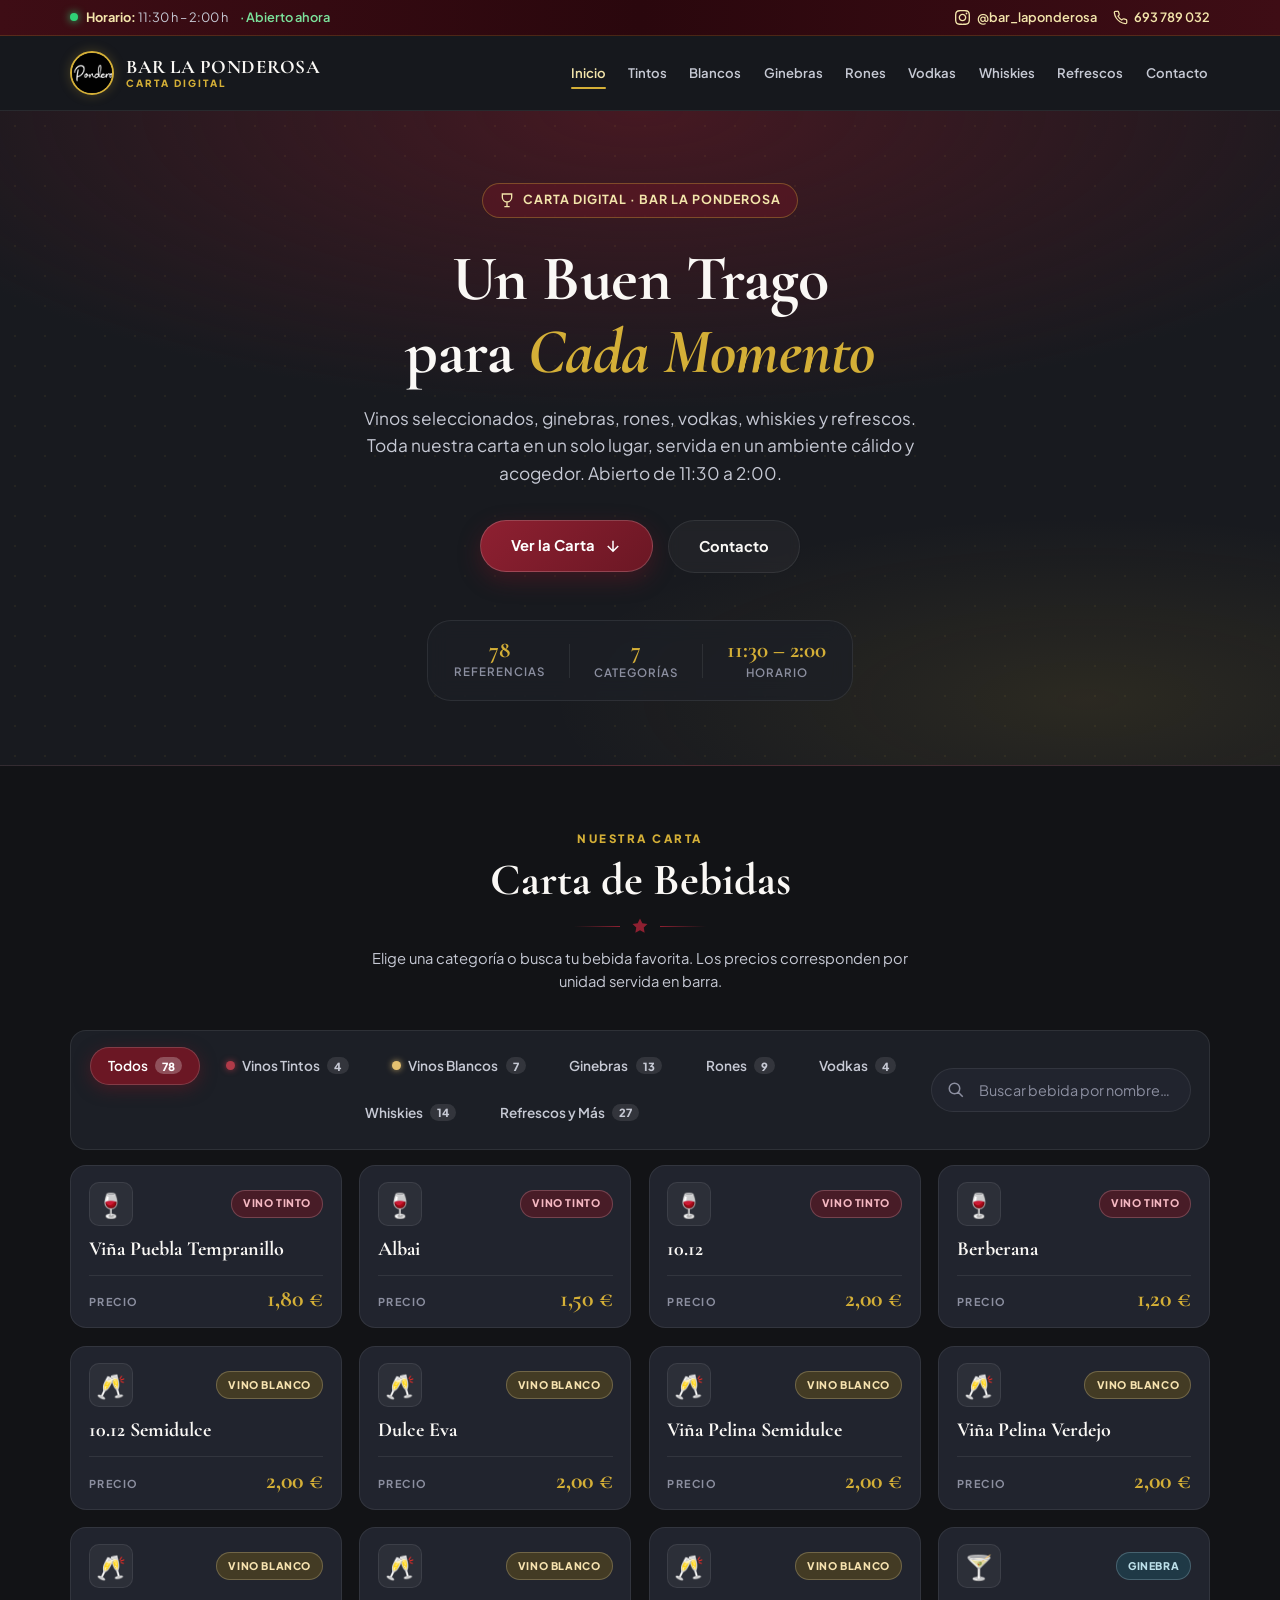
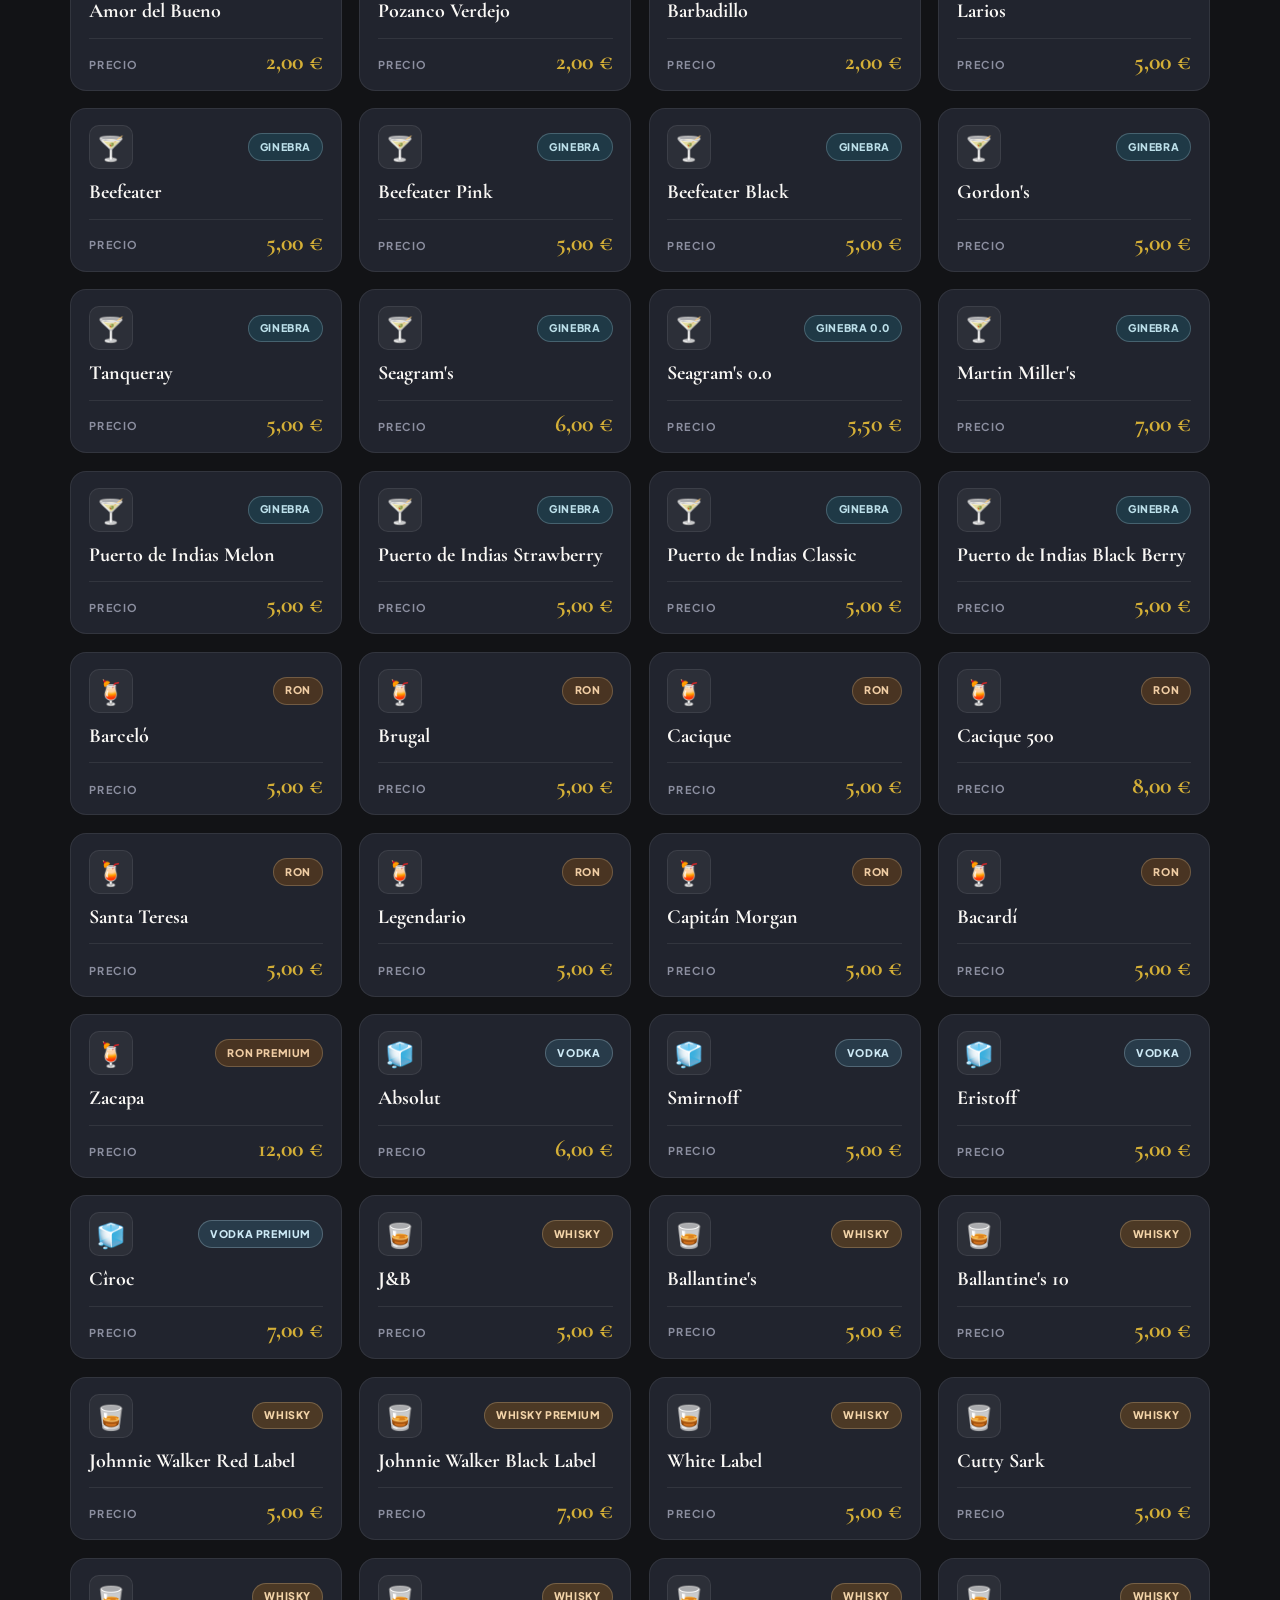
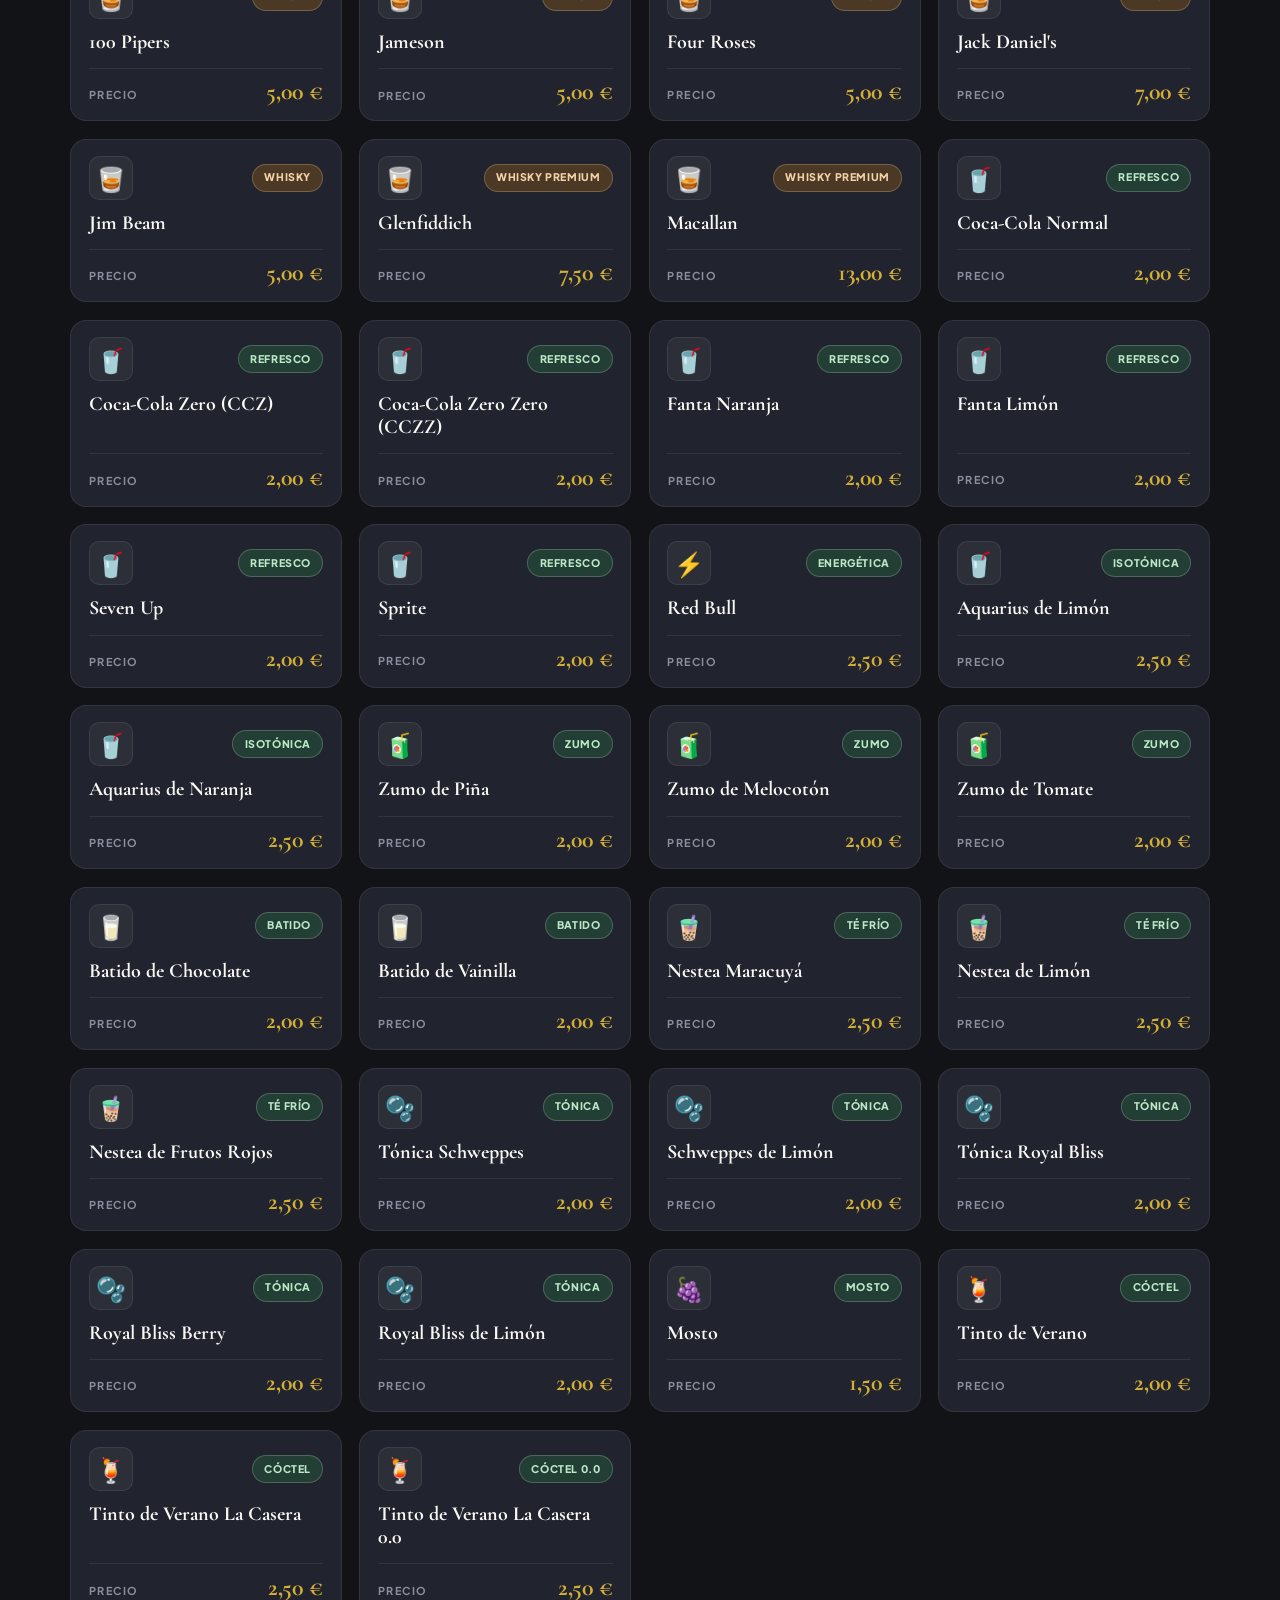
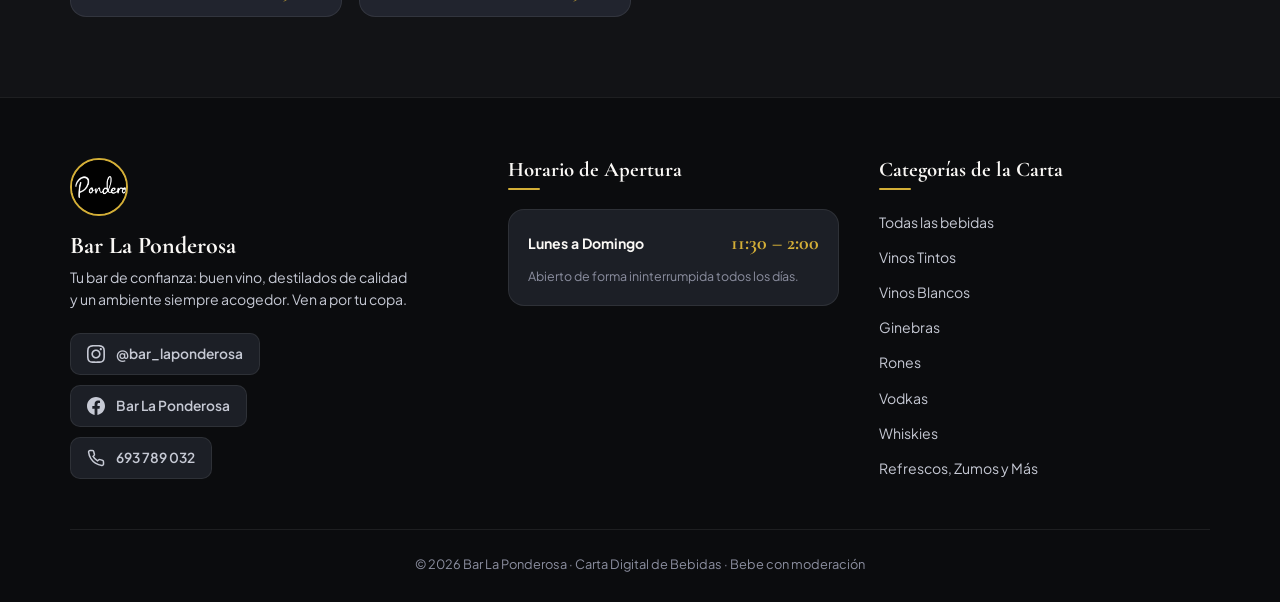
<file: Completo/index.html>
<!DOCTYPE html>
<html lang="es">
<head>
    <meta charset="UTF-8">
    <meta name="viewport" content="width=device-width, initial-scale=1.0">
    <title>Bar La Ponderosa | Carta Digital de Bebidas</title>
    <meta name="description" content="Carta digital completa del Bar La Ponderosa: vinos tintos y blancos, ginebras, rones, vodkas, whiskies, refrescos y zumos. Abierto de 11:30 a 2:00.">
    <meta name="theme-color" content="#2D0B12">

    <!-- Google Fonts -->
    <link rel="preconnect" href="https://fonts.googleapis.com">
    <link rel="preconnect" href="https://fonts.gstatic.com" crossorigin>
    <link href="https://fonts.googleapis.com/css2?family=Cormorant+Garamond:ital,wght@0,500;0,600;0,700;1,500&family=Plus+Jakarta+Sans:wght@300;400;500;600;700;800&display=swap" rel="stylesheet">

    <link rel="stylesheet" href="styles.css">
</head>
<body>

    <!-- ================= BARRA SUPERIOR: HORARIO Y CONTACTO ================= -->
    <div class="topbar">
        <div class="container topbar-inner">
            <p class="topbar-schedule">
                <span class="pulse-dot" aria-hidden="true"></span>
                <span><strong>Horario:</strong> 11:30 h – 2:00 h</span>
            </p>
            <div class="topbar-links">
                <a href="https://instagram.com/bar_laponderosa" target="_blank" rel="noopener" aria-label="Instagram de Bar La Ponderosa">
                    <svg width="15" height="15" fill="currentColor" viewBox="0 0 24 24" aria-hidden="true"><path d="M12 2.163c3.204 0 3.584.012 4.85.07 3.252.148 4.771 1.691 4.919 4.919.058 1.265.069 1.645.069 4.849 0 3.205-.012 3.584-.069 4.849-.149 3.225-1.664 4.771-4.919 4.919-1.266.058-1.644.07-4.85.07-3.204 0-3.584-.012-4.849-.07-3.26-.149-4.771-1.699-4.919-4.92-.058-1.265-.07-1.644-.07-4.849 0-3.204.013-3.583.07-4.849.149-3.227 1.664-4.771 4.919-4.919 1.266-.057 1.645-.069 4.849-.069zm0-2.163c-3.259 0-3.667.014-4.947.072-4.358.2-6.78 2.618-6.98 6.98-.059 1.281-.073 1.689-.073 4.948 0 3.259.014 3.668.072 4.948.2 4.358 2.618 6.78 6.98 6.98 1.281.058 1.689.072 4.948.072 3.259 0 3.668-.014 4.948-.072 4.354-.2 6.782-2.618 6.979-6.98.059-1.28.073-1.689.073-4.948 0-3.259-.014-3.667-.072-4.947-.196-4.354-2.617-6.78-6.979-6.98-1.281-.059-1.69-.073-4.949-.073zm0 5.838c-3.403 0-6.162 2.759-6.162 6.162s2.759 6.163 6.162 6.163 6.162-2.759 6.162-6.163c0-3.403-2.759-6.162-6.162-6.162zm0 10.162c-2.209 0-4-1.79-4-4 0-2.209 1.791-4 4-4s4 1.791 4 4c0 2.21-1.791 4-4 4zm6.406-11.845c-.796 0-1.441.645-1.441 1.44s.645 1.44 1.441 1.44c.795 0 1.439-.645 1.439-1.44s-.644-1.44-1.439-1.44z"/></svg>
                    <span>@bar_laponderosa</span>
                </a>
                <a href="tel:+34693789032" aria-label="Llamar al 693 789 032">
                    <svg width="15" height="15" fill="none" stroke="currentColor" stroke-width="2" viewBox="0 0 24 24" aria-hidden="true"><path d="M22 16.92v3a2 2 0 0 1-2.18 2 19.79 19.79 0 0 1-8.63-3.07 19.5 19.5 0 0 1-6-6 19.79 19.79 0 0 1-3.07-8.67A2 2 0 0 1 4.11 2h3a2 2 0 0 1 2 1.72 12.84 12.84 0 0 0 .7 2.81 2 2 0 0 1-.45 2.11L8.09 9.91a16 16 0 0 0 6 6l1.27-1.27a2 2 0 0 1 2.11-.45 12.84 12.84 0 0 0 2.81.7A2 2 0 0 1 22 16.92z"/></svg>
                    <span>693 789 032</span>
                </a>
            </div>
        </div>
    </div>

    <!-- ================= NAVBAR ================= -->
    <header class="navbar" id="navbar">
        <div class="container nav-container">
            <a href="#inicio" class="brand" aria-label="Bar La Ponderosa - Inicio">
                <img src="./logo_ponderosa.jpeg" alt="Logo Bar La Ponderosa" class="brand-logo">
                <span class="brand-text">
                    <span class="brand-name">BAR LA PONDEROSA</span>
                    <span class="brand-tag">CARTA DIGITAL</span>
                </span>
            </a>

            <nav class="nav-links" id="navLinks" aria-label="Navegación principal">
                <a href="#inicio" class="nav-link active" data-nav-filter="">Inicio</a>
                <a href="#carta" class="nav-link" data-nav-filter="tinto">Tintos</a>
                <a href="#carta" class="nav-link" data-nav-filter="blanco">Blancos</a>
                <a href="#carta" class="nav-link" data-nav-filter="ginebra">Ginebras</a>
                <a href="#carta" class="nav-link" data-nav-filter="ron">Rones</a>
                <a href="#carta" class="nav-link" data-nav-filter="vodka">Vodkas</a>
                <a href="#carta" class="nav-link" data-nav-filter="whisky">Whiskies</a>
                <a href="#carta" class="nav-link" data-nav-filter="refresco">Refrescos</a>
                <a href="#contacto" class="nav-link" data-nav-filter="">Contacto</a>
            </nav>

            <button class="menu-toggle" id="menuToggle" aria-label="Abrir menú" aria-expanded="false">
                <span class="menu-bar"></span>
                <span class="menu-bar"></span>
                <span class="menu-bar"></span>
            </button>
        </div>
    </header>

    <!-- ================= HERO / PORTADA ================= -->
    <section class="hero" id="inicio">
        <div class="hero-pattern" aria-hidden="true"></div>
        <div class="container hero-content">
            <span class="hero-badge">
                <svg width="16" height="16" fill="none" stroke="currentColor" stroke-width="2" viewBox="0 0 24 24" aria-hidden="true"><path d="M8 22h8M12 15v7M12 15a7 7 0 0 0 7-7V3H5v5a7 7 0 0 0 7 7z"/></svg>
                Carta Digital · Bar La Ponderosa
            </span>
            <h1 class="hero-title">Un Buen Trago para <em>Cada Momento</em></h1>
            <p class="hero-subtitle">
                Vinos seleccionados, ginebras, rones, vodkas, whiskies y refrescos.
                Toda nuestra carta en un solo lugar, servida en un ambiente cálido y acogedor.
                Abierto de 11:30 a 2:00.
            </p>
            <div class="hero-actions">
                <a href="#carta" class="btn btn-primary">
                    <span>Ver la Carta</span>
                    <svg width="18" height="18" fill="none" stroke="currentColor" stroke-width="2" viewBox="0 0 24 24" aria-hidden="true"><path d="M12 5v14M19 12l-7 7-7-7"/></svg>
                </a>
                <a href="#contacto" class="btn btn-ghost">Contacto</a>
            </div>

            <div class="hero-stats">
                <div class="stat">
                    <span class="stat-value">78</span>
                    <span class="stat-label">Referencias</span>
                </div>
                <div class="stat-divider" aria-hidden="true"></div>
                <div class="stat">
                    <span class="stat-value">7</span>
                    <span class="stat-label">Categorías</span>
                </div>
                <div class="stat-divider" aria-hidden="true"></div>
                <div class="stat">
                    <span class="stat-value">11:30 – 2:00</span>
                    <span class="stat-label">Horario</span>
                </div>
            </div>
        </div>
    </section>

    <!-- ================= CARTA DIGITAL INTERACTIVA ================= -->
    <main class="menu-section" id="carta">
        <div class="container">
            <header class="section-head">
                <span class="section-kicker">NUESTRA CARTA</span>
                <h2 class="section-title">Carta de Bebidas</h2>
                <div class="title-orn" aria-hidden="true">
                    <span></span>
                    <svg width="18" height="18" fill="currentColor" viewBox="0 0 24 24"><path d="M12 2L15.09 8.26L22 9.27L17 14.14L18.18 21.02L12 17.77L5.82 21.02L7 14.14L2 9.27L8.91 8.26L12 2Z"/></svg>
                    <span></span>
                </div>
                <p class="section-desc">Elige una categoría o busca tu bebida favorita. Los precios corresponden por unidad servida en barra.</p>
            </header>

            <!-- FILTROS (PESTAÑAS) + BUSCADOR -->
            <div class="controls" id="controls">
                <div class="filter-tabs" role="tablist" aria-label="Categorías de bebidas">
                    <button class="filter-btn active" data-filter="todos" aria-selected="true">
                        <span>Todos</span>
                        <span class="tab-count" data-count="todos">78</span>
                    </button>
                    <button class="filter-btn" data-filter="tinto" aria-selected="false">
                        <span class="dot dot-tinto" aria-hidden="true"></span>
                        <span>Vinos Tintos</span>
                        <span class="tab-count" data-count="tinto"></span>
                    </button>
                    <button class="filter-btn" data-filter="blanco" aria-selected="false">
                        <span class="dot dot-blanco" aria-hidden="true"></span>
                        <span>Vinos Blancos</span>
                        <span class="tab-count" data-count="blanco"></span>
                    </button>
                    <button class="filter-btn" data-filter="ginebra" aria-selected="false">
                        <span>Ginebras</span>
                        <span class="tab-count" data-count="ginebra"></span>
                    </button>
                    <button class="filter-btn" data-filter="ron" aria-selected="false">
                        <span>Rones</span>
                        <span class="tab-count" data-count="ron"></span>
                    </button>
                    <button class="filter-btn" data-filter="vodka" aria-selected="false">
                        <span>Vodkas</span>
                        <span class="tab-count" data-count="vodka"></span>
                    </button>
                    <button class="filter-btn" data-filter="whisky" aria-selected="false">
                        <span>Whiskies</span>
                        <span class="tab-count" data-count="whisky"></span>
                    </button>
                    <button class="filter-btn" data-filter="refresco" aria-selected="false">
                        <span>Refrescos y Más</span>
                        <span class="tab-count" data-count="refresco"></span>
                    </button>
                </div>

                <label class="search-box" for="drinkSearch">
                    <svg class="search-icon" width="18" height="18" fill="none" stroke="currentColor" stroke-width="2" viewBox="0 0 24 24" aria-hidden="true"><path d="M21 21l-6-6m2-5a7 7 0 11-14 0 7 7 0 0114 0z"/></svg>
                    <input type="search" id="drinkSearch" placeholder="Buscar bebida por nombre…" autocomplete="off">
                </label>
            </div>

            <p class="results-info" id="resultsInfo" aria-live="polite"></p>

            <!-- GRID DE BEBIDAS -->
            <div class="drinks-grid" id="drinksGrid">

                <!-- ============ VINOS TINTOS ============ -->
                <article class="drink-card" data-category="tinto">
                    <div class="card-head">
                        <span class="cat-icon" aria-hidden="true">🍷</span>
                        <span class="cat-tag tag-tinto">Vino Tinto</span>
                    </div>
                    <h3 class="drink-name">Viña Puebla Tempranillo</h3>
                    <div class="card-foot">
                        <span class="price-label">Precio</span>
                        <span class="drink-price">1,80 €</span>
                    </div>
                </article>

                <article class="drink-card" data-category="tinto">
                    <div class="card-head">
                        <span class="cat-icon" aria-hidden="true">🍷</span>
                        <span class="cat-tag tag-tinto">Vino Tinto</span>
                    </div>
                    <h3 class="drink-name">Albai</h3>
                    <div class="card-foot">
                        <span class="price-label">Precio</span>
                        <span class="drink-price">1,50 €</span>
                    </div>
                </article>

                <article class="drink-card" data-category="tinto">
                    <div class="card-head">
                        <span class="cat-icon" aria-hidden="true">🍷</span>
                        <span class="cat-tag tag-tinto">Vino Tinto</span>
                    </div>
                    <h3 class="drink-name">10.12</h3>
                    <div class="card-foot">
                        <span class="price-label">Precio</span>
                        <span class="drink-price">2,00 €</span>
                    </div>
                </article>

                <article class="drink-card" data-category="tinto">
                    <div class="card-head">
                        <span class="cat-icon" aria-hidden="true">🍷</span>
                        <span class="cat-tag tag-tinto">Vino Tinto</span>
                    </div>
                    <h3 class="drink-name">Berberana</h3>
                    <div class="card-foot">
                        <span class="price-label">Precio</span>
                        <span class="drink-price">1,20 €</span>
                    </div>
                </article>

                <!-- ============ VINOS BLANCOS ============ -->
                <article class="drink-card" data-category="blanco">
                    <div class="card-head">
                        <span class="cat-icon" aria-hidden="true">🥂</span>
                        <span class="cat-tag tag-blanco">Vino Blanco</span>
                    </div>
                    <h3 class="drink-name">10.12 Semidulce</h3>
                    <div class="card-foot">
                        <span class="price-label">Precio</span>
                        <span class="drink-price">2,00 €</span>
                    </div>
                </article>

                <article class="drink-card" data-category="blanco">
                    <div class="card-head">
                        <span class="cat-icon" aria-hidden="true">🥂</span>
                        <span class="cat-tag tag-blanco">Vino Blanco</span>
                    </div>
                    <h3 class="drink-name">Dulce Eva</h3>
                    <div class="card-foot">
                        <span class="price-label">Precio</span>
                        <span class="drink-price">2,00 €</span>
                    </div>
                </article>

                <article class="drink-card" data-category="blanco">
                    <div class="card-head">
                        <span class="cat-icon" aria-hidden="true">🥂</span>
                        <span class="cat-tag tag-blanco">Vino Blanco</span>
                    </div>
                    <h3 class="drink-name">Viña Pelina Semidulce</h3>
                    <div class="card-foot">
                        <span class="price-label">Precio</span>
                        <span class="drink-price">2,00 €</span>
                    </div>
                </article>

                <article class="drink-card" data-category="blanco">
                    <div class="card-head">
                        <span class="cat-icon" aria-hidden="true">🥂</span>
                        <span class="cat-tag tag-blanco">Vino Blanco</span>
                    </div>
                    <h3 class="drink-name">Viña Pelina Verdejo</h3>
                    <div class="card-foot">
                        <span class="price-label">Precio</span>
                        <span class="drink-price">2,00 €</span>
                    </div>
                </article>

                <article class="drink-card" data-category="blanco">
                    <div class="card-head">
                        <span class="cat-icon" aria-hidden="true">🥂</span>
                        <span class="cat-tag tag-blanco">Vino Blanco</span>
                    </div>
                    <h3 class="drink-name">Amor del Bueno</h3>
                    <div class="card-foot">
                        <span class="price-label">Precio</span>
                        <span class="drink-price">2,00 €</span>
                    </div>
                </article>

                <article class="drink-card" data-category="blanco">
                    <div class="card-head">
                        <span class="cat-icon" aria-hidden="true">🥂</span>
                        <span class="cat-tag tag-blanco">Vino Blanco</span>
                    </div>
                    <h3 class="drink-name">Pozanco Verdejo</h3>
                    <div class="card-foot">
                        <span class="price-label">Precio</span>
                        <span class="drink-price">2,00 €</span>
                    </div>
                </article>

                <article class="drink-card" data-category="blanco">
                    <div class="card-head">
                        <span class="cat-icon" aria-hidden="true">🥂</span>
                        <span class="cat-tag tag-blanco">Vino Blanco</span>
                    </div>
                    <h3 class="drink-name">Barbadillo</h3>
                    <div class="card-foot">
                        <span class="price-label">Precio</span>
                        <span class="drink-price">2,00 €</span>
                    </div>
                </article>

                <!-- ============ GINEBRAS ============ -->
                <article class="drink-card" data-category="ginebra">
                    <div class="card-head">
                        <span class="cat-icon" aria-hidden="true">🍸</span>
                        <span class="cat-tag tag-ginebra">Ginebra</span>
                    </div>
                    <h3 class="drink-name">Larios</h3>
                    <div class="card-foot">
                        <span class="price-label">Precio</span>
                        <span class="drink-price">5,00 €</span>
                    </div>
                </article>

                <article class="drink-card" data-category="ginebra">
                    <div class="card-head">
                        <span class="cat-icon" aria-hidden="true">🍸</span>
                        <span class="cat-tag tag-ginebra">Ginebra</span>
                    </div>
                    <h3 class="drink-name">Beefeater</h3>
                    <div class="card-foot">
                        <span class="price-label">Precio</span>
                        <span class="drink-price">5,00 €</span>
                    </div>
                </article>

                <article class="drink-card" data-category="ginebra">
                    <div class="card-head">
                        <span class="cat-icon" aria-hidden="true">🍸</span>
                        <span class="cat-tag tag-ginebra">Ginebra</span>
                    </div>
                    <h3 class="drink-name">Beefeater Pink</h3>
                    <div class="card-foot">
                        <span class="price-label">Precio</span>
                        <span class="drink-price">5,00 €</span>
                    </div>
                </article>

                <article class="drink-card" data-category="ginebra">
                    <div class="card-head">
                        <span class="cat-icon" aria-hidden="true">🍸</span>
                        <span class="cat-tag tag-ginebra">Ginebra</span>
                    </div>
                    <h3 class="drink-name">Beefeater Black</h3>
                    <div class="card-foot">
                        <span class="price-label">Precio</span>
                        <span class="drink-price">5,00 €</span>
                    </div>
                </article>

                <article class="drink-card" data-category="ginebra">
                    <div class="card-head">
                        <span class="cat-icon" aria-hidden="true">🍸</span>
                        <span class="cat-tag tag-ginebra">Ginebra</span>
                    </div>
                    <h3 class="drink-name">Gordon's</h3>
                    <div class="card-foot">
                        <span class="price-label">Precio</span>
                        <span class="drink-price">5,00 €</span>
                    </div>
                </article>

                <article class="drink-card" data-category="ginebra">
                    <div class="card-head">
                        <span class="cat-icon" aria-hidden="true">🍸</span>
                        <span class="cat-tag tag-ginebra">Ginebra</span>
                    </div>
                    <h3 class="drink-name">Tanqueray</h3>
                    <div class="card-foot">
                        <span class="price-label">Precio</span>
                        <span class="drink-price">5,00 €</span>
                    </div>
                </article>

                <article class="drink-card" data-category="ginebra">
                    <div class="card-head">
                        <span class="cat-icon" aria-hidden="true">🍸</span>
                        <span class="cat-tag tag-ginebra">Ginebra</span>
                    </div>
                    <h3 class="drink-name">Seagram's</h3>
                    <div class="card-foot">
                        <span class="price-label">Precio</span>
                        <span class="drink-price">6,00 €</span>
                    </div>
                </article>

                <article class="drink-card" data-category="ginebra">
                    <div class="card-head">
                        <span class="cat-icon" aria-hidden="true">🍸</span>
                        <span class="cat-tag tag-ginebra">Ginebra 0.0</span>
                    </div>
                    <h3 class="drink-name">Seagram's 0.0</h3>
                    <div class="card-foot">
                        <span class="price-label">Precio</span>
                        <span class="drink-price">5,50 €</span>
                    </div>
                </article>

                <article class="drink-card" data-category="ginebra">
                    <div class="card-head">
                        <span class="cat-icon" aria-hidden="true">🍸</span>
                        <span class="cat-tag tag-ginebra">Ginebra</span>
                    </div>
                    <h3 class="drink-name">Martin Miller's</h3>
                    <div class="card-foot">
                        <span class="price-label">Precio</span>
                        <span class="drink-price">7,00 €</span>
                    </div>
                </article>

                <article class="drink-card" data-category="ginebra">
                    <div class="card-head">
                        <span class="cat-icon" aria-hidden="true">🍸</span>
                        <span class="cat-tag tag-ginebra">Ginebra</span>
                    </div>
                    <h3 class="drink-name">Puerto de Indias Melon</h3>
                    <div class="card-foot">
                        <span class="price-label">Precio</span>
                        <span class="drink-price">5,00 €</span>
                    </div>
                </article>

                <article class="drink-card" data-category="ginebra">
                    <div class="card-head">
                        <span class="cat-icon" aria-hidden="true">🍸</span>
                        <span class="cat-tag tag-ginebra">Ginebra</span>
                    </div>
                    <h3 class="drink-name">Puerto de Indias Strawberry</h3>
                    <div class="card-foot">
                        <span class="price-label">Precio</span>
                        <span class="drink-price">5,00 €</span>
                    </div>
                </article>

                <article class="drink-card" data-category="ginebra">
                    <div class="card-head">
                        <span class="cat-icon" aria-hidden="true">🍸</span>
                        <span class="cat-tag tag-ginebra">Ginebra</span>
                    </div>
                    <h3 class="drink-name">Puerto de Indias Classic</h3>
                    <div class="card-foot">
                        <span class="price-label">Precio</span>
                        <span class="drink-price">5,00 €</span>
                    </div>
                </article>

                <article class="drink-card" data-category="ginebra">
                    <div class="card-head">
                        <span class="cat-icon" aria-hidden="true">🍸</span>
                        <span class="cat-tag tag-ginebra">Ginebra</span>
                    </div>
                    <h3 class="drink-name">Puerto de Indias Black Berry</h3>
                    <div class="card-foot">
                        <span class="price-label">Precio</span>
                        <span class="drink-price">5,00 €</span>
                    </div>
                </article>

                <!-- ============ RONES ============ -->
                <article class="drink-card" data-category="ron">
                    <div class="card-head">
                        <span class="cat-icon" aria-hidden="true">🍹</span>
                        <span class="cat-tag tag-ron">Ron</span>
                    </div>
                    <h3 class="drink-name">Barceló</h3>
                    <div class="card-foot">
                        <span class="price-label">Precio</span>
                        <span class="drink-price">5,00 €</span>
                    </div>
                </article>

                <article class="drink-card" data-category="ron">
                    <div class="card-head">
                        <span class="cat-icon" aria-hidden="true">🍹</span>
                        <span class="cat-tag tag-ron">Ron</span>
                    </div>
                    <h3 class="drink-name">Brugal</h3>
                    <div class="card-foot">
                        <span class="price-label">Precio</span>
                        <span class="drink-price">5,00 €</span>
                    </div>
                </article>

                <article class="drink-card" data-category="ron">
                    <div class="card-head">
                        <span class="cat-icon" aria-hidden="true">🍹</span>
                        <span class="cat-tag tag-ron">Ron</span>
                    </div>
                    <h3 class="drink-name">Cacique</h3>
                    <div class="card-foot">
                        <span class="price-label">Precio</span>
                        <span class="drink-price">5,00 €</span>
                    </div>
                </article>

                <article class="drink-card" data-category="ron">
                    <div class="card-head">
                        <span class="cat-icon" aria-hidden="true">🍹</span>
                        <span class="cat-tag tag-ron">Ron</span>
                    </div>
                    <h3 class="drink-name">Cacique 500</h3>
                    <div class="card-foot">
                        <span class="price-label">Precio</span>
                        <span class="drink-price">8,00 €</span>
                    </div>
                </article>

                <article class="drink-card" data-category="ron">
                    <div class="card-head">
                        <span class="cat-icon" aria-hidden="true">🍹</span>
                        <span class="cat-tag tag-ron">Ron</span>
                    </div>
                    <h3 class="drink-name">Santa Teresa</h3>
                    <div class="card-foot">
                        <span class="price-label">Precio</span>
                        <span class="drink-price">5,00 €</span>
                    </div>
                </article>

                <article class="drink-card" data-category="ron">
                    <div class="card-head">
                        <span class="cat-icon" aria-hidden="true">🍹</span>
                        <span class="cat-tag tag-ron">Ron</span>
                    </div>
                    <h3 class="drink-name">Legendario</h3>
                    <div class="card-foot">
                        <span class="price-label">Precio</span>
                        <span class="drink-price">5,00 €</span>
                    </div>
                </article>

                <article class="drink-card" data-category="ron">
                    <div class="card-head">
                        <span class="cat-icon" aria-hidden="true">🍹</span>
                        <span class="cat-tag tag-ron">Ron</span>
                    </div>
                    <h3 class="drink-name">Capitán Morgan</h3>
                    <div class="card-foot">
                        <span class="price-label">Precio</span>
                        <span class="drink-price">5,00 €</span>
                    </div>
                </article>

                <article class="drink-card" data-category="ron">
                    <div class="card-head">
                        <span class="cat-icon" aria-hidden="true">🍹</span>
                        <span class="cat-tag tag-ron">Ron</span>
                    </div>
                    <h3 class="drink-name">Bacardí</h3>
                    <div class="card-foot">
                        <span class="price-label">Precio</span>
                        <span class="drink-price">5,00 €</span>
                    </div>
                </article>

                <article class="drink-card" data-category="ron">
                    <div class="card-head">
                        <span class="cat-icon" aria-hidden="true">🍹</span>
                        <span class="cat-tag tag-ron">Ron Premium</span>
                    </div>
                    <h3 class="drink-name">Zacapa</h3>
                    <div class="card-foot">
                        <span class="price-label">Precio</span>
                        <span class="drink-price">12,00 €</span>
                    </div>
                </article>

                <!-- ============ VODKAS ============ -->
                <article class="drink-card" data-category="vodka">
                    <div class="card-head">
                        <span class="cat-icon" aria-hidden="true">🧊</span>
                        <span class="cat-tag tag-vodka">Vodka</span>
                    </div>
                    <h3 class="drink-name">Absolut</h3>
                    <div class="card-foot">
                        <span class="price-label">Precio</span>
                        <span class="drink-price">6,00 €</span>
                    </div>
                </article>

                <article class="drink-card" data-category="vodka">
                    <div class="card-head">
                        <span class="cat-icon" aria-hidden="true">🧊</span>
                        <span class="cat-tag tag-vodka">Vodka</span>
                    </div>
                    <h3 class="drink-name">Smirnoff</h3>
                    <div class="card-foot">
                        <span class="price-label">Precio</span>
                        <span class="drink-price">5,00 €</span>
                    </div>
                </article>

                <article class="drink-card" data-category="vodka">
                    <div class="card-head">
                        <span class="cat-icon" aria-hidden="true">🧊</span>
                        <span class="cat-tag tag-vodka">Vodka</span>
                    </div>
                    <h3 class="drink-name">Eristoff</h3>
                    <div class="card-foot">
                        <span class="price-label">Precio</span>
                        <span class="drink-price">5,00 €</span>
                    </div>
                </article>

                <article class="drink-card" data-category="vodka">
                    <div class="card-head">
                        <span class="cat-icon" aria-hidden="true">🧊</span>
                        <span class="cat-tag tag-vodka">Vodka Premium</span>
                    </div>
                    <h3 class="drink-name">Cîroc</h3>
                    <div class="card-foot">
                        <span class="price-label">Precio</span>
                        <span class="drink-price">7,00 €</span>
                    </div>
                </article>

                <!-- ============ WHISKIES ============ -->
                <article class="drink-card" data-category="whisky">
                    <div class="card-head">
                        <span class="cat-icon" aria-hidden="true">🥃</span>
                        <span class="cat-tag tag-whisky">Whisky</span>
                    </div>
                    <h3 class="drink-name">J&amp;B</h3>
                    <div class="card-foot">
                        <span class="price-label">Precio</span>
                        <span class="drink-price">5,00 €</span>
                    </div>
                </article>

                <article class="drink-card" data-category="whisky">
                    <div class="card-head">
                        <span class="cat-icon" aria-hidden="true">🥃</span>
                        <span class="cat-tag tag-whisky">Whisky</span>
                    </div>
                    <h3 class="drink-name">Ballantine's</h3>
                    <div class="card-foot">
                        <span class="price-label">Precio</span>
                        <span class="drink-price">5,00 €</span>
                    </div>
                </article>

                <article class="drink-card" data-category="whisky">
                    <div class="card-head">
                        <span class="cat-icon" aria-hidden="true">🥃</span>
                        <span class="cat-tag tag-whisky">Whisky</span>
                    </div>
                    <h3 class="drink-name">Ballantine's 10</h3>
                    <div class="card-foot">
                        <span class="price-label">Precio</span>
                        <span class="drink-price">5,00 €</span>
                    </div>
                </article>

                <article class="drink-card" data-category="whisky">
                    <div class="card-head">
                        <span class="cat-icon" aria-hidden="true">🥃</span>
                        <span class="cat-tag tag-whisky">Whisky</span>
                    </div>
                    <h3 class="drink-name">Johnnie Walker Red Label</h3>
                    <div class="card-foot">
                        <span class="price-label">Precio</span>
                        <span class="drink-price">5,00 €</span>
                    </div>
                </article>

                <article class="drink-card" data-category="whisky">
                    <div class="card-head">
                        <span class="cat-icon" aria-hidden="true">🥃</span>
                        <span class="cat-tag tag-whisky">Whisky Premium</span>
                    </div>
                    <h3 class="drink-name">Johnnie Walker Black Label</h3>
                    <div class="card-foot">
                        <span class="price-label">Precio</span>
                        <span class="drink-price">7,00 €</span>
                    </div>
                </article>

                <article class="drink-card" data-category="whisky">
                    <div class="card-head">
                        <span class="cat-icon" aria-hidden="true">🥃</span>
                        <span class="cat-tag tag-whisky">Whisky</span>
                    </div>
                    <h3 class="drink-name">White Label</h3>
                    <div class="card-foot">
                        <span class="price-label">Precio</span>
                        <span class="drink-price">5,00 €</span>
                    </div>
                </article>

                <article class="drink-card" data-category="whisky">
                    <div class="card-head">
                        <span class="cat-icon" aria-hidden="true">🥃</span>
                        <span class="cat-tag tag-whisky">Whisky</span>
                    </div>
                    <h3 class="drink-name">Cutty Sark</h3>
                    <div class="card-foot">
                        <span class="price-label">Precio</span>
                        <span class="drink-price">5,00 €</span>
                    </div>
                </article>

                <article class="drink-card" data-category="whisky">
                    <div class="card-head">
                        <span class="cat-icon" aria-hidden="true">🥃</span>
                        <span class="cat-tag tag-whisky">Whisky</span>
                    </div>
                    <h3 class="drink-name">100 Pipers</h3>
                    <div class="card-foot">
                        <span class="price-label">Precio</span>
                        <span class="drink-price">5,00 €</span>
                    </div>
                </article>

                <article class="drink-card" data-category="whisky">
                    <div class="card-head">
                        <span class="cat-icon" aria-hidden="true">🥃</span>
                        <span class="cat-tag tag-whisky">Whisky</span>
                    </div>
                    <h3 class="drink-name">Jameson</h3>
                    <div class="card-foot">
                        <span class="price-label">Precio</span>
                        <span class="drink-price">5,00 €</span>
                    </div>
                </article>

                <article class="drink-card" data-category="whisky">
                    <div class="card-head">
                        <span class="cat-icon" aria-hidden="true">🥃</span>
                        <span class="cat-tag tag-whisky">Whisky</span>
                    </div>
                    <h3 class="drink-name">Four Roses</h3>
                    <div class="card-foot">
                        <span class="price-label">Precio</span>
                        <span class="drink-price">5,00 €</span>
                    </div>
                </article>

                <article class="drink-card" data-category="whisky">
                    <div class="card-head">
                        <span class="cat-icon" aria-hidden="true">🥃</span>
                        <span class="cat-tag tag-whisky">Whisky</span>
                    </div>
                    <h3 class="drink-name">Jack Daniel's</h3>
                    <div class="card-foot">
                        <span class="price-label">Precio</span>
                        <span class="drink-price">7,00 €</span>
                    </div>
                </article>

                <article class="drink-card" data-category="whisky">
                    <div class="card-head">
                        <span class="cat-icon" aria-hidden="true">🥃</span>
                        <span class="cat-tag tag-whisky">Whisky</span>
                    </div>
                    <h3 class="drink-name">Jim Beam</h3>
                    <div class="card-foot">
                        <span class="price-label">Precio</span>
                        <span class="drink-price">5,00 €</span>
                    </div>
                </article>

                <article class="drink-card" data-category="whisky">
                    <div class="card-head">
                        <span class="cat-icon" aria-hidden="true">🥃</span>
                        <span class="cat-tag tag-whisky">Whisky Premium</span>
                    </div>
                    <h3 class="drink-name">Glenfiddich</h3>
                    <div class="card-foot">
                        <span class="price-label">Precio</span>
                        <span class="drink-price">7,50 €</span>
                    </div>
                </article>

                <article class="drink-card" data-category="whisky">
                    <div class="card-head">
                        <span class="cat-icon" aria-hidden="true">🥃</span>
                        <span class="cat-tag tag-whisky">Whisky Premium</span>
                    </div>
                    <h3 class="drink-name">Macallan</h3>
                    <div class="card-foot">
                        <span class="price-label">Precio</span>
                        <span class="drink-price">13,00 €</span>
                    </div>
                </article>

                <!-- ============ REFRESCOS, ZUMOS Y OTRAS BEBIDAS ============ -->
                <article class="drink-card" data-category="refresco">
                    <div class="card-head">
                        <span class="cat-icon" aria-hidden="true">🥤</span>
                        <span class="cat-tag tag-refresco">Refresco</span>
                    </div>
                    <h3 class="drink-name">Coca-Cola Normal</h3>
                    <div class="card-foot">
                        <span class="price-label">Precio</span>
                        <span class="drink-price">2,00 €</span>
                    </div>
                </article>

                <article class="drink-card" data-category="refresco">
                    <div class="card-head">
                        <span class="cat-icon" aria-hidden="true">🥤</span>
                        <span class="cat-tag tag-refresco">Refresco</span>
                    </div>
                    <h3 class="drink-name">Coca-Cola Zero (CCZ)</h3>
                    <div class="card-foot">
                        <span class="price-label">Precio</span>
                        <span class="drink-price">2,00 €</span>
                    </div>
                </article>

                <article class="drink-card" data-category="refresco">
                    <div class="card-head">
                        <span class="cat-icon" aria-hidden="true">🥤</span>
                        <span class="cat-tag tag-refresco">Refresco</span>
                    </div>
                    <h3 class="drink-name">Coca-Cola Zero Zero (CCZZ)</h3>
                    <div class="card-foot">
                        <span class="price-label">Precio</span>
                        <span class="drink-price">2,00 €</span>
                    </div>
                </article>

                <article class="drink-card" data-category="refresco">
                    <div class="card-head">
                        <span class="cat-icon" aria-hidden="true">🥤</span>
                        <span class="cat-tag tag-refresco">Refresco</span>
                    </div>
                    <h3 class="drink-name">Fanta Naranja</h3>
                    <div class="card-foot">
                        <span class="price-label">Precio</span>
                        <span class="drink-price">2,00 €</span>
                    </div>
                </article>

                <article class="drink-card" data-category="refresco">
                    <div class="card-head">
                        <span class="cat-icon" aria-hidden="true">🥤</span>
                        <span class="cat-tag tag-refresco">Refresco</span>
                    </div>
                    <h3 class="drink-name">Fanta Limón</h3>
                    <div class="card-foot">
                        <span class="price-label">Precio</span>
                        <span class="drink-price">2,00 €</span>
                    </div>
                </article>

                <article class="drink-card" data-category="refresco">
                    <div class="card-head">
                        <span class="cat-icon" aria-hidden="true">🥤</span>
                        <span class="cat-tag tag-refresco">Refresco</span>
                    </div>
                    <h3 class="drink-name">Seven Up</h3>
                    <div class="card-foot">
                        <span class="price-label">Precio</span>
                        <span class="drink-price">2,00 €</span>
                    </div>
                </article>

                <article class="drink-card" data-category="refresco">
                    <div class="card-head">
                        <span class="cat-icon" aria-hidden="true">🥤</span>
                        <span class="cat-tag tag-refresco">Refresco</span>
                    </div>
                    <h3 class="drink-name">Sprite</h3>
                    <div class="card-foot">
                        <span class="price-label">Precio</span>
                        <span class="drink-price">2,00 €</span>
                    </div>
                </article>

                <article class="drink-card" data-category="refresco">
                    <div class="card-head">
                        <span class="cat-icon" aria-hidden="true">⚡</span>
                        <span class="cat-tag tag-refresco">Energética</span>
                    </div>
                    <h3 class="drink-name">Red Bull</h3>
                    <div class="card-foot">
                        <span class="price-label">Precio</span>
                        <span class="drink-price">2,50 €</span>
                    </div>
                </article>

                <article class="drink-card" data-category="refresco">
                    <div class="card-head">
                        <span class="cat-icon" aria-hidden="true">🥤</span>
                        <span class="cat-tag tag-refresco">Isotónica</span>
                    </div>
                    <h3 class="drink-name">Aquarius de Limón</h3>
                    <div class="card-foot">
                        <span class="price-label">Precio</span>
                        <span class="drink-price">2,50 €</span>
                    </div>
                </article>

                <article class="drink-card" data-category="refresco">
                    <div class="card-head">
                        <span class="cat-icon" aria-hidden="true">🥤</span>
                        <span class="cat-tag tag-refresco">Isotónica</span>
                    </div>
                    <h3 class="drink-name">Aquarius de Naranja</h3>
                    <div class="card-foot">
                        <span class="price-label">Precio</span>
                        <span class="drink-price">2,50 €</span>
                    </div>
                </article>

                <article class="drink-card" data-category="refresco">
                    <div class="card-head">
                        <span class="cat-icon" aria-hidden="true">🧃</span>
                        <span class="cat-tag tag-refresco">Zumo</span>
                    </div>
                    <h3 class="drink-name">Zumo de Piña</h3>
                    <div class="card-foot">
                        <span class="price-label">Precio</span>
                        <span class="drink-price">2,00 €</span>
                    </div>
                </article>

                <article class="drink-card" data-category="refresco">
                    <div class="card-head">
                        <span class="cat-icon" aria-hidden="true">🧃</span>
                        <span class="cat-tag tag-refresco">Zumo</span>
                    </div>
                    <h3 class="drink-name">Zumo de Melocotón</h3>
                    <div class="card-foot">
                        <span class="price-label">Precio</span>
                        <span class="drink-price">2,00 €</span>
                    </div>
                </article>

                <article class="drink-card" data-category="refresco">
                    <div class="card-head">
                        <span class="cat-icon" aria-hidden="true">🧃</span>
                        <span class="cat-tag tag-refresco">Zumo</span>
                    </div>
                    <h3 class="drink-name">Zumo de Tomate</h3>
                    <div class="card-foot">
                        <span class="price-label">Precio</span>
                        <span class="drink-price">2,00 €</span>
                    </div>
                </article>

                <article class="drink-card" data-category="refresco">
                    <div class="card-head">
                        <span class="cat-icon" aria-hidden="true">🥛</span>
                        <span class="cat-tag tag-refresco">Batido</span>
                    </div>
                    <h3 class="drink-name">Batido de Chocolate</h3>
                    <div class="card-foot">
                        <span class="price-label">Precio</span>
                        <span class="drink-price">2,00 €</span>
                    </div>
                </article>

                <article class="drink-card" data-category="refresco">
                    <div class="card-head">
                        <span class="cat-icon" aria-hidden="true">🥛</span>
                        <span class="cat-tag tag-refresco">Batido</span>
                    </div>
                    <h3 class="drink-name">Batido de Vainilla</h3>
                    <div class="card-foot">
                        <span class="price-label">Precio</span>
                        <span class="drink-price">2,00 €</span>
                    </div>
                </article>

                <article class="drink-card" data-category="refresco">
                    <div class="card-head">
                        <span class="cat-icon" aria-hidden="true">🧋</span>
                        <span class="cat-tag tag-refresco">Té Frío</span>
                    </div>
                    <h3 class="drink-name">Nestea Maracuyá</h3>
                    <div class="card-foot">
                        <span class="price-label">Precio</span>
                        <span class="drink-price">2,50 €</span>
                    </div>
                </article>

                <article class="drink-card" data-category="refresco">
                    <div class="card-head">
                        <span class="cat-icon" aria-hidden="true">🧋</span>
                        <span class="cat-tag tag-refresco">Té Frío</span>
                    </div>
                    <h3 class="drink-name">Nestea de Limón</h3>
                    <div class="card-foot">
                        <span class="price-label">Precio</span>
                        <span class="drink-price">2,50 €</span>
                    </div>
                </article>

                <article class="drink-card" data-category="refresco">
                    <div class="card-head">
                        <span class="cat-icon" aria-hidden="true">🧋</span>
                        <span class="cat-tag tag-refresco">Té Frío</span>
                    </div>
                    <h3 class="drink-name">Nestea de Frutos Rojos</h3>
                    <div class="card-foot">
                        <span class="price-label">Precio</span>
                        <span class="drink-price">2,50 €</span>
                    </div>
                </article>

                <article class="drink-card" data-category="refresco">
                    <div class="card-head">
                        <span class="cat-icon" aria-hidden="true">🫧</span>
                        <span class="cat-tag tag-refresco">Tónica</span>
                    </div>
                    <h3 class="drink-name">Tónica Schweppes</h3>
                    <div class="card-foot">
                        <span class="price-label">Precio</span>
                        <span class="drink-price">2,00 €</span>
                    </div>
                </article>

                <article class="drink-card" data-category="refresco">
                    <div class="card-head">
                        <span class="cat-icon" aria-hidden="true">🫧</span>
                        <span class="cat-tag tag-refresco">Tónica</span>
                    </div>
                    <h3 class="drink-name">Schweppes de Limón</h3>
                    <div class="card-foot">
                        <span class="price-label">Precio</span>
                        <span class="drink-price">2,00 €</span>
                    </div>
                </article>

                <article class="drink-card" data-category="refresco">
                    <div class="card-head">
                        <span class="cat-icon" aria-hidden="true">🫧</span>
                        <span class="cat-tag tag-refresco">Tónica</span>
                    </div>
                    <h3 class="drink-name">Tónica Royal Bliss</h3>
                    <div class="card-foot">
                        <span class="price-label">Precio</span>
                        <span class="drink-price">2,00 €</span>
                    </div>
                </article>

                <article class="drink-card" data-category="refresco">
                    <div class="card-head">
                        <span class="cat-icon" aria-hidden="true">🫧</span>
                        <span class="cat-tag tag-refresco">Tónica</span>
                    </div>
                    <h3 class="drink-name">Royal Bliss Berry</h3>
                    <div class="card-foot">
                        <span class="price-label">Precio</span>
                        <span class="drink-price">2,00 €</span>
                    </div>
                </article>

                <article class="drink-card" data-category="refresco">
                    <div class="card-head">
                        <span class="cat-icon" aria-hidden="true">🫧</span>
                        <span class="cat-tag tag-refresco">Tónica</span>
                    </div>
                    <h3 class="drink-name">Royal Bliss de Limón</h3>
                    <div class="card-foot">
                        <span class="price-label">Precio</span>
                        <span class="drink-price">2,00 €</span>
                    </div>
                </article>

                <article class="drink-card" data-category="refresco">
                    <div class="card-head">
                        <span class="cat-icon" aria-hidden="true">🍇</span>
                        <span class="cat-tag tag-refresco">Mosto</span>
                    </div>
                    <h3 class="drink-name">Mosto</h3>
                    <div class="card-foot">
                        <span class="price-label">Precio</span>
                        <span class="drink-price">1,50 €</span>
                    </div>
                </article>

                <article class="drink-card" data-category="refresco">
                    <div class="card-head">
                        <span class="cat-icon" aria-hidden="true">🍹</span>
                        <span class="cat-tag tag-refresco">Cóctel</span>
                    </div>
                    <h3 class="drink-name">Tinto de Verano</h3>
                    <div class="card-foot">
                        <span class="price-label">Precio</span>
                        <span class="drink-price">2,00 €</span>
                    </div>
                </article>

                <article class="drink-card" data-category="refresco">
                    <div class="card-head">
                        <span class="cat-icon" aria-hidden="true">🍹</span>
                        <span class="cat-tag tag-refresco">Cóctel</span>
                    </div>
                    <h3 class="drink-name">Tinto de Verano La Casera</h3>
                    <div class="card-foot">
                        <span class="price-label">Precio</span>
                        <span class="drink-price">2,50 €</span>
                    </div>
                </article>

                <article class="drink-card" data-category="refresco">
                    <div class="card-head">
                        <span class="cat-icon" aria-hidden="true">🍹</span>
                        <span class="cat-tag tag-refresco">Cóctel 0.0</span>
                    </div>
                    <h3 class="drink-name">Tinto de Verano La Casera 0.0</h3>
                    <div class="card-foot">
                        <span class="price-label">Precio</span>
                        <span class="drink-price">2,50 €</span>
                    </div>
                </article>

            </div><!-- /.drinks-grid -->

            <!-- ESTADO VACÍO (SIN RESULTADOS) -->
            <div class="no-results" id="noResults" hidden>
                <svg width="52" height="52" fill="none" stroke="currentColor" stroke-width="1.5" viewBox="0 0 24 24" aria-hidden="true"><path d="M21 21l-6-6m2-5a7 7 0 11-14 0 7 7 0 0114 0z"/></svg>
                <h3>No hemos encontrado esa bebida</h3>
                <p>Prueba con otro nombre o cambia la categoría seleccionada.</p>
                <button class="btn btn-ghost" id="resetFilters" type="button">Ver todas las bebidas</button>
            </div>
        </div>
    </main>

    <!-- ================= FOOTER: CONTACTO, HORARIOS Y REDES ================= -->
    <footer class="footer" id="contacto">
        <div class="container">
            <div class="footer-grid">

                <!-- Marca y redes sociales -->
                <div class="footer-col footer-brand">
                    <img src="./logo_ponderosa.jpeg" alt="Logo Bar La Ponderosa" class="footer-logo">
                    <h2 class="footer-brand-name">Bar La Ponderosa</h2>
                    <p class="footer-tagline">Tu bar de confianza: buen vino, destilados de calidad y un ambiente siempre acogedor. Ven a por tu copa.</p>
                    <div class="social-row">
                        <a href="https://instagram.com/bar_laponderosa" target="_blank" rel="noopener" class="social-chip" aria-label="Instagram - @bar_laponderosa">
                            <svg width="18" height="18" fill="currentColor" viewBox="0 0 24 24" aria-hidden="true"><path d="M12 2.163c3.204 0 3.584.012 4.85.07 3.252.148 4.771 1.691 4.919 4.919.058 1.265.069 1.645.069 4.849 0 3.205-.012 3.584-.069 4.849-.149 3.225-1.664 4.771-4.919 4.919-1.266.058-1.644.07-4.85.07-3.204 0-3.584-.012-4.849-.07-3.26-.149-4.771-1.699-4.919-4.92-.058-1.265-.07-1.644-.07-4.849 0-3.204.013-3.583.07-4.849.149-3.227 1.664-4.771 4.919-4.919 1.266-.057 1.645-.069 4.849-.069zm0-2.163c-3.259 0-3.667.014-4.947.072-4.358.2-6.78 2.618-6.98 6.98-.059 1.281-.073 1.689-.073 4.948 0 3.259.014 3.668.072 4.948.2 4.358 2.618 6.78 6.98 6.98 1.281.058 1.689.072 4.948.072 3.259 0 3.668-.014 4.948-.072 4.354-.2 6.782-2.618 6.979-6.98.059-1.28.073-1.689.073-4.948 0-3.259-.014-3.667-.072-4.947-.196-4.354-2.617-6.78-6.979-6.98-1.281-.059-1.69-.073-4.949-.073zm0 5.838c-3.403 0-6.162 2.759-6.162 6.162s2.759 6.163 6.162 6.163 6.162-2.759 6.162-6.163c0-3.403-2.759-6.162-6.162-6.162zm0 10.162c-2.209 0-4-1.79-4-4 0-2.209 1.791-4 4-4s4 1.791 4 4c0 2.21-1.791 4-4 4zm6.406-11.845c-.796 0-1.441.645-1.441 1.44s.645 1.44 1.441 1.44c.795 0 1.439-.645 1.439-1.44s-.644-1.44-1.439-1.44z"/></svg>
                            <span>@bar_laponderosa</span>
                        </a>
                        <a href="https://facebook.com/BarLaPonderosa" target="_blank" rel="noopener" class="social-chip" aria-label="Facebook - Bar La Ponderosa">
                            <svg width="18" height="18" fill="currentColor" viewBox="0 0 24 24" aria-hidden="true"><path d="M24 12.073c0-6.627-5.373-12-12-12s-12 5.373-12 12c0 5.99 4.388 10.954 10.125 11.854v-8.385H7.078v-3.47h3.047V9.43c0-3.007 1.792-4.669 4.533-4.669 1.312 0 2.686.235 2.686.235v2.953H15.83c-1.491 0-1.956.925-1.956 1.874v2.25h3.328l-.532 3.47h-2.796v8.385C19.612 23.027 24 18.062 24 12.073z"/></svg>
                            <span>Bar La Ponderosa</span>
                        </a>
                        <a href="tel:+34693789032" class="social-chip" aria-label="Llamar al 693 789 032">
                            <svg width="18" height="18" fill="none" stroke="currentColor" stroke-width="2" viewBox="0 0 24 24" aria-hidden="true"><path d="M22 16.92v3a2 2 0 0 1-2.18 2 19.79 19.79 0 0 1-8.63-3.07 19.5 19.5 0 0 1-6-6 19.79 19.79 0 0 1-3.07-8.67A2 2 0 0 1 4.11 2h3a2 2 0 0 1 2 1.72 12.84 12.84 0 0 0 .7 2.81 2 2 0 0 1-.45 2.11L8.09 9.91a16 16 0 0 0 6 6l1.27-1.27a2 2 0 0 1 2.11-.45 12.84 12.84 0 0 0 2.81.7A2 2 0 0 1 22 16.92z"/></svg>
                            <span>693 789 032</span>
                        </a>
                    </div>
                </div>

                <!-- Horario -->
                <div class="footer-col">
                    <h3 class="footer-title">Horario de Apertura</h3>
                    <div class="schedule-card">
                        <div class="schedule-row">
                            <span class="schedule-day">Lunes a Domingo</span>
                            <span class="schedule-hours">11:30 – 2:00</span>
                        </div>
                        <p class="schedule-note">Abierto de forma ininterrumpida todos los días.</p>
                    </div>
                </div>

                <!-- Accesos a la carta -->
                <div class="footer-col">
                    <h3 class="footer-title">Categorías de la Carta</h3>
                    <ul class="footer-menu">
                        <li><a href="#carta" data-nav-filter="todos">Todas las bebidas</a></li>
                        <li><a href="#carta" data-nav-filter="tinto">Vinos Tintos</a></li>
                        <li><a href="#carta" data-nav-filter="blanco">Vinos Blancos</a></li>
                        <li><a href="#carta" data-nav-filter="ginebra">Ginebras</a></li>
                        <li><a href="#carta" data-nav-filter="ron">Rones</a></li>
                        <li><a href="#carta" data-nav-filter="vodka">Vodkas</a></li>
                        <li><a href="#carta" data-nav-filter="whisky">Whiskies</a></li>
                        <li><a href="#carta" data-nav-filter="refresco">Refrescos, Zumos y Más</a></li>
                    </ul>
                </div>
            </div>

            <div class="footer-bottom">
                <p>© 2026 Bar La Ponderosa · Carta Digital de Bebidas · Bebe con moderación</p>
            </div>
        </div>
    </footer>

    <script src="script.js"></script>
</body>
</html>
</file>
<file: Completo/styles.css>
/* ==========================================================================
   BAR LA PONDEROSA · CARTA DIGITAL DE BEBIDAS
   Mobile-First · Paleta: granate, negro/gris oscuro, dorado y crema
   ========================================================================== */

/* --------------------------------------------------------------------------
   1. VARIABLES Y RESET
   -------------------------------------------------------------------------- */
:root {
    /* Paleta */
    --bg:            #121316;
    --bg-soft:       #181A1F;
    --surface:       #1C1F26;
    --card:          #21242E;
    --card-hover:    #282C38;

    --burgundy:      #6B1724;
    --burgundy-lite: #8E2031;
    --burgundy-deep: #3E0D15;

    --gold:          #D4AF37;
    --gold-soft:     #F3E5AB;
    --cream:         #FAF8F5;

    --text:          #FAF8F5;
    --text-2:        #C6C9D4;
    --muted:         #8C8FA0;

    --border:        rgba(255, 255, 255, 0.08);
    --border-gold:   rgba(212, 175, 55, 0.35);

    /* Tipografía */
    --font-head: 'Cormorant Garamond', Georgia, 'Times New Roman', serif;
    --font-body: 'Plus Jakarta Sans', -apple-system, BlinkMacSystemFont, 'Segoe UI', Roboto, sans-serif;

    /* Utilidades */
    --radius-sm: 10px;
    --radius-md: 16px;
    --radius-lg: 24px;
    --radius-pill: 999px;
    --shadow-card: 0 12px 32px -8px rgba(0, 0, 0, 0.55);
    --ease: cubic-bezier(0.4, 0, 0.2, 1);
    --nav-height: 74px;
}

*, *::before, *::after {
    box-sizing: border-box;
    margin: 0;
    padding: 0;
}

html {
    scroll-behavior: smooth;
    scroll-padding-top: calc(var(--nav-height) + 16px);
    -webkit-text-size-adjust: 100%;
}

body {
    font-family: var(--font-body);
    background-color: var(--bg);
    color: var(--text);
    line-height: 1.6;
    overflow-x: hidden;
    -webkit-font-smoothing: antialiased;
}

img {
    max-width: 100%;
    display: block;
}

a {
    color: inherit;
    text-decoration: none;
}

button {
    font-family: inherit;
    border: none;
    background: none;
    cursor: pointer;
    color: inherit;
}

h1, h2, h3, h4 {
    font-family: var(--font-head);
    font-weight: 700;
    line-height: 1.15;
}

.container {
    width: 100%;
    max-width: 1180px;
    margin-inline: auto;
    padding-inline: 1.25rem;
}

/* --------------------------------------------------------------------------
   2. BARRA SUPERIOR (HORARIO + CONTACTO)
   -------------------------------------------------------------------------- */
.topbar {
    background: linear-gradient(90deg, var(--burgundy-deep) 0%, #2A070D 50%, var(--burgundy-deep) 100%);
    border-bottom: 1px solid rgba(212, 175, 55, 0.18);
    padding: 0.45rem 0;
    font-size: 0.8rem;
}

.topbar-inner {
    display: flex;
    align-items: center;
    justify-content: space-between;
    gap: 0.75rem;
    flex-wrap: wrap;
}

.topbar-schedule {
    display: flex;
    align-items: center;
    gap: 0.5rem;
    color: var(--text-2);
}

.topbar-schedule strong {
    color: var(--gold-soft);
    font-weight: 700;
}

.pulse-dot {
    width: 8px;
    height: 8px;
    border-radius: 50%;
    background: #2fd276;
    box-shadow: 0 0 8px #2fd276;
    animation: pulse 2s infinite;
    flex-shrink: 0;
}

@keyframes pulse {
    0%   { transform: scale(0.9); box-shadow: 0 0 0 0 rgba(47, 210, 118, 0.5); }
    70%  { transform: scale(1);   box-shadow: 0 0 0 7px rgba(47, 210, 118, 0); }
    100% { transform: scale(0.9); box-shadow: 0 0 0 0 rgba(47, 210, 118, 0); }
}

.topbar-links {
    display: flex;
    align-items: center;
    gap: 1rem;
}

.topbar-links a {
    display: inline-flex;
    align-items: center;
    gap: 0.4rem;
    color: var(--gold-soft);
    font-weight: 600;
    transition: color 0.2s var(--ease);
}

.topbar-links a:hover {
    color: #ffffff;
}

/* Estado Abierto / Cerrado (lo gestiona script.js) */
.topbar-status {
    color: var(--gold-soft);
    font-weight: 700;
    margin-left: 0.25rem;
}

.topbar-schedule.is-closed {
    color: var(--muted);
}

.topbar-schedule.is-closed .pulse-dot {
    background: #e05252;
    box-shadow: 0 0 8px rgba(224, 82, 82, 0.55);
    animation: none;
}

/* --------------------------------------------------------------------------
   3. NAVBAR
   -------------------------------------------------------------------------- */
.navbar {
    position: sticky;
    top: 0;
    z-index: 100;
    background: rgba(24, 26, 31, 0.9);
    backdrop-filter: blur(14px);
    -webkit-backdrop-filter: blur(14px);
    border-bottom: 1px solid var(--border);
    transition: box-shadow 0.3s var(--ease);
}

.navbar.scrolled {
    box-shadow: 0 12px 30px rgba(0, 0, 0, 0.6);
}

.nav-container {
    display: flex;
    align-items: center;
    justify-content: space-between;
    gap: 1rem;
    min-height: var(--nav-height);
}

.brand {
    display: flex;
    align-items: center;
    gap: 0.75rem;
    flex-shrink: 0;
}

.brand-logo {
    width: 44px;
    height: 44px;
    border-radius: 50%;
    object-fit: cover;
    border: 2px solid var(--gold);
    box-shadow: 0 0 12px rgba(212, 175, 55, 0.25);
}

.brand-text {
    display: flex;
    flex-direction: column;
    line-height: 1.15;
}

.brand-name {
    font-family: var(--font-head);
    font-size: 1.2rem;
    font-weight: 700;
    letter-spacing: 0.5px;
}

.brand-tag {
    font-size: 0.62rem;
    font-weight: 800;
    letter-spacing: 2px;
    color: var(--gold);
    text-transform: uppercase;
}

/* Enlaces de navegación: ocultos por defecto (menú hamburguesa en móvil) */
.nav-links {
    display: none;
}

/* Panel desplegable en móvil */
.nav-links.open {
    display: flex;
    flex-direction: column;
    gap: 0.2rem;
    position: absolute;
    top: 100%;
    left: 0;
    right: 0;
    background: rgba(20, 22, 27, 0.98);
    backdrop-filter: blur(14px);
    -webkit-backdrop-filter: blur(14px);
    border-bottom: 1px solid var(--border);
    box-shadow: 0 20px 35px rgba(0, 0, 0, 0.6);
    padding: 0.85rem 1.25rem 1rem;
    z-index: 99;
    animation: panelIn 0.25s var(--ease);
}

@keyframes panelIn {
    from { opacity: 0; transform: translateY(-8px); }
    to   { opacity: 1; transform: translateY(0); }
}

.nav-link {
    font-size: 0.95rem;
    font-weight: 600;
    color: var(--text-2);
    padding: 0.6rem 0.4rem;
    position: relative;
    white-space: nowrap;
    border-radius: var(--radius-sm);
    transition: color 0.2s var(--ease), background 0.2s var(--ease);
}

.nav-link::after {
    content: '';
    position: absolute;
    left: 0.4rem;
    bottom: 0.3rem;
    width: 0;
    height: 2px;
    background: var(--gold);
    border-radius: 2px;
    transition: width 0.25s var(--ease);
}

.nav-link:hover {
    background: rgba(255, 255, 255, 0.05);
    color: var(--text);
}

.nav-link:hover,
.nav-link.active {
    color: var(--gold-soft);
}

.nav-link:hover::after,
.nav-link.active::after {
    width: calc(100% - 0.8rem);
}

/* Botón hamburguesa */
.menu-toggle {
    display: flex;
    flex-direction: column;
    justify-content: center;
    gap: 5px;
    padding: 0.55rem;
    border-radius: var(--radius-sm);
    background: var(--surface);
    border: 1px solid var(--border);
}

.menu-bar {
    width: 22px;
    height: 2px;
    background: var(--text);
    border-radius: 2px;
    transition: transform 0.3s var(--ease), opacity 0.3s var(--ease);
}

.menu-toggle.open .menu-bar:nth-child(1) { transform: translateY(7px) rotate(45deg); }
.menu-toggle.open .menu-bar:nth-child(2) { opacity: 0; }
.menu-toggle.open .menu-bar:nth-child(3) { transform: translateY(-7px) rotate(-45deg); }

@media (min-width: 1000px) {
    /* Barra horizontal en escritorio */
    .nav-links,
    .nav-links.open {
        position: static;
        display: flex;
        flex-direction: row;
        align-items: center;
        gap: 1.1rem;
        background: transparent;
        border: none;
        box-shadow: none;
        backdrop-filter: none;
        -webkit-backdrop-filter: none;
        padding: 0;
        animation: none;
    }

    .nav-link {
        font-size: 0.82rem;
        padding: 0.35rem 0.15rem;
        border-radius: 0;
    }

    .nav-link:hover {
        background: transparent;
    }

    .nav-link::after {
        left: 0.15rem;
        bottom: 0;
    }

    .nav-link:hover::after,
    .nav-link.active::after {
        width: calc(100% - 0.3rem);
    }

    .menu-toggle {
        display: none;
    }
}

/* --------------------------------------------------------------------------
   4. HERO / PORTADA
   -------------------------------------------------------------------------- */
.hero {
    position: relative;
    padding: 4.5rem 0 4rem;
    text-align: center;
    background:
        radial-gradient(ellipse 90% 65% at 50% 0%, rgba(107, 23, 36, 0.55) 0%, transparent 70%),
        radial-gradient(ellipse 60% 40% at 85% 90%, rgba(212, 175, 55, 0.10) 0%, transparent 70%),
        var(--bg-soft);
    overflow: hidden;
    border-bottom: 1px solid var(--border);
}

.hero-pattern {
    position: absolute;
    inset: 0;
    background-image: radial-gradient(rgba(212, 175, 55, 0.07) 1px, transparent 1px);
    background-size: 30px 30px;
    pointer-events: none;
}

.hero-content {
    position: relative;
    z-index: 1;
    display: flex;
    flex-direction: column;
    align-items: center;
}

.hero-badge {
    display: inline-flex;
    align-items: center;
    gap: 0.5rem;
    background: rgba(107, 23, 36, 0.5);
    border: 1px solid var(--border-gold);
    color: var(--gold-soft);
    font-size: 0.78rem;
    font-weight: 700;
    letter-spacing: 1px;
    text-transform: uppercase;
    padding: 0.4rem 1rem;
    border-radius: var(--radius-pill);
    margin-bottom: 1.5rem;
    backdrop-filter: blur(6px);
}

.hero-title {
    font-size: clamp(2.4rem, 7vw, 4rem);
    color: var(--cream);
    letter-spacing: -0.5px;
    margin-bottom: 1rem;
    max-width: 16ch;
}

.hero-title em {
    color: var(--gold);
    font-style: italic;
}

.hero-subtitle {
    max-width: 560px;
    color: var(--text-2);
    font-size: clamp(0.95rem, 2.5vw, 1.08rem);
    margin-bottom: 2rem;
}

.hero-actions {
    display: flex;
    flex-wrap: wrap;
    gap: 0.9rem;
    justify-content: center;
    margin-bottom: 3rem;
}

/* Botones */
.btn {
    display: inline-flex;
    align-items: center;
    justify-content: center;
    gap: 0.55rem;
    padding: 0.85rem 1.9rem;
    border-radius: var(--radius-pill);
    font-size: 0.92rem;
    font-weight: 700;
    transition: transform 0.25s var(--ease), box-shadow 0.25s var(--ease), background 0.25s var(--ease), border-color 0.25s var(--ease), color 0.25s var(--ease);
}

.btn:active {
    transform: scale(0.97);
}

.btn-primary {
    background: linear-gradient(135deg, var(--burgundy-lite) 0%, var(--burgundy) 100%);
    color: #fff;
    border: 1px solid rgba(255, 255, 255, 0.18);
    box-shadow: 0 8px 22px rgba(107, 23, 36, 0.45);
}

.btn-primary:hover {
    transform: translateY(-2px);
    box-shadow: 0 12px 28px rgba(142, 32, 49, 0.55);
    background: linear-gradient(135deg, #A3283B 0%, var(--burgundy-lite) 100%);
}

.btn-ghost {
    background: rgba(255, 255, 255, 0.04);
    color: var(--text);
    border: 1px solid var(--border);
    backdrop-filter: blur(6px);
}

.btn-ghost:hover {
    background: rgba(255, 255, 255, 0.1);
    border-color: var(--border-gold);
    color: var(--gold-soft);
}

/* Estadísticas de la hero */
.hero-stats {
    display: flex;
    align-items: center;
    justify-content: center;
    gap: 1.5rem;
    background: rgba(28, 31, 38, 0.75);
    border: 1px solid var(--border);
    border-radius: var(--radius-lg);
    padding: 1.1rem 1.6rem;
    backdrop-filter: blur(10px);
    flex-wrap: wrap;
}

.stat {
    display: flex;
    flex-direction: column;
    align-items: center;
    gap: 0.1rem;
}

.stat-value {
    font-family: var(--font-head);
    font-size: 1.45rem;
    font-weight: 700;
    color: var(--gold);
    line-height: 1;
}

.stat-label {
    font-size: 0.72rem;
    color: var(--muted);
    font-weight: 600;
    text-transform: uppercase;
    letter-spacing: 1px;
}

.stat-divider {
    width: 1px;
    height: 34px;
    background: var(--border);
}

@media (max-width: 480px) {
    .stat-divider { display: none; }
    .hero-stats { gap: 1.25rem; }
}

/* --------------------------------------------------------------------------
   5. SECCIÓN CARTA — CABECERA
   -------------------------------------------------------------------------- */
.menu-section {
    padding: 4rem 0 5rem;
    background: var(--bg);
}

.section-head {
    text-align: center;
    margin-bottom: 2.25rem;
}

.section-kicker {
    display: block;
    font-size: 0.72rem;
    font-weight: 800;
    letter-spacing: 2.5px;
    color: var(--gold);
    text-transform: uppercase;
    margin-bottom: 0.4rem;
}

.section-title {
    font-size: clamp(1.9rem, 5vw, 2.8rem);
    color: var(--cream);
}

.title-orn {
    display: flex;
    align-items: center;
    justify-content: center;
    gap: 0.7rem;
    margin: 0.7rem 0;
    color: var(--burgundy-lite);
}

.title-orn span {
    width: 46px;
    height: 1px;
    background: linear-gradient(90deg, transparent, var(--burgundy-lite));
}

.title-orn span:last-child {
    background: linear-gradient(90deg, var(--burgundy-lite), transparent);
}

.section-desc {
    max-width: 540px;
    margin-inline: auto;
    color: var(--text-2);
    font-size: 0.92rem;
}

/* --------------------------------------------------------------------------
   6. CONTROLES: PESTAÑAS + BUSCADOR
   -------------------------------------------------------------------------- */
.controls {
    display: flex;
    flex-direction: column;
    gap: 1rem;
    background: var(--surface);
    border: 1px solid var(--border);
    border-radius: var(--radius-md);
    padding: 0.9rem;
    margin-bottom: 0.9rem;
}

.filter-tabs {
    display: flex;
    flex-wrap: nowrap;
    gap: 0.5rem;
    overflow-x: auto;
    -webkit-overflow-scrolling: touch;
    scrollbar-width: none;
    padding-bottom: 2px;
}

.filter-tabs::-webkit-scrollbar {
    display: none;
}

.filter-btn {
    display: inline-flex;
    align-items: center;
    gap: 0.45rem;
    white-space: nowrap;
    padding: 0.6rem 1.05rem;
    border-radius: var(--radius-pill);
    font-size: 0.85rem;
    font-weight: 600;
    color: var(--text-2);
    background: transparent;
    border: 1px solid transparent;
    transition: all 0.25s var(--ease);
}

.filter-btn:hover {
    color: var(--text);
    background: rgba(255, 255, 255, 0.06);
}

.filter-btn.active {
    background: var(--burgundy);
    border-color: rgba(255, 255, 255, 0.16);
    color: #fff;
    box-shadow: 0 4px 16px rgba(107, 23, 36, 0.5);
}

/* Pestaña sin coincidencias durante una búsqueda */
.filter-btn.is-zero {
    opacity: 0.45;
}

.tab-count {
    font-size: 0.7rem;
    font-weight: 800;
    background: rgba(255, 255, 255, 0.1);
    border-radius: var(--radius-pill);
    padding: 0.1rem 0.45rem;
}

.filter-btn.active .tab-count {
    background: rgba(255, 255, 255, 0.25);
}

.dot {
    width: 9px;
    height: 9px;
    border-radius: 50%;
    flex-shrink: 0;
}

.dot-tinto {
    background: #B03A48;
    box-shadow: 0 0 6px rgba(176, 58, 72, 0.8);
}

.dot-blanco {
    background: #E5C170;
    box-shadow: 0 0 6px rgba(229, 193, 112, 0.8);
}

/* Buscador */
.search-box {
    position: relative;
    display: block;
}

.search-icon {
    position: absolute;
    left: 1rem;
    top: 50%;
    transform: translateY(-50%);
    color: var(--muted);
    pointer-events: none;
}

.search-box input {
    width: 100%;
    padding: 0.75rem 1.1rem 0.75rem 2.9rem;
    background: var(--card);
    border: 1px solid var(--border);
    border-radius: var(--radius-pill);
    color: var(--text);
    font-size: 0.9rem;
    font-family: inherit;
    transition: border-color 0.25s var(--ease), box-shadow 0.25s var(--ease);
    -webkit-appearance: none;
    appearance: none;
}

.search-box input::placeholder {
    color: var(--muted);
}

.search-box input:focus {
    outline: none;
    border-color: var(--gold);
    box-shadow: 0 0 0 3px rgba(212, 175, 55, 0.15);
}

.search-box input::-webkit-search-cancel-button {
    -webkit-appearance: none;
}

.results-info {
    text-align: center;
    font-size: 0.82rem;
    color: var(--muted);
    margin-bottom: 1.5rem;
    min-height: 1.2em;
}

.results-info strong {
    color: var(--gold-soft);
    font-weight: 700;
}

@media (min-width: 760px) {
    .controls {
        flex-direction: row;
        align-items: center;
        padding: 1rem 1.1rem;
    }
    .filter-tabs {
        flex: 1;
        flex-wrap: wrap;
        justify-content: center;
        overflow-x: visible;
    }
    .search-box { width: 260px; flex-shrink: 0; }
}

/* --------------------------------------------------------------------------
   7. GRID Y TARJETAS DE BEBIDAS
   -------------------------------------------------------------------------- */
.drinks-grid {
    display: grid;
    grid-template-columns: 1fr;
    gap: 1rem;
}

@media (min-width: 540px)  { .drinks-grid { grid-template-columns: repeat(2, 1fr); gap: 1.1rem; } }
@media (min-width: 820px)  { .drinks-grid { grid-template-columns: repeat(3, 1fr); } }
@media (min-width: 1080px) { .drinks-grid { grid-template-columns: repeat(4, 1fr); } }

.drink-card {
    display: flex;
    flex-direction: column;
    background: var(--card);
    border: 1px solid var(--border);
    border-radius: var(--radius-md);
    padding: 1rem 1.1rem;
    position: relative;
    overflow: hidden;
    transition: transform 0.3s var(--ease), border-color 0.3s var(--ease), box-shadow 0.3s var(--ease), background 0.3s var(--ease);
    animation: cardIn 0.45s var(--ease) both;
}

@keyframes cardIn {
    from { opacity: 0; transform: translateY(12px); }
    to   { opacity: 1; transform: translateY(0); }
}

.drink-card.is-hidden {
    display: none;
}

/* Borde superior dorado que aparece al pasar el cursor */
.drink-card::before {
    content: '';
    position: absolute;
    top: 0;
    left: 0;
    right: 0;
    height: 3px;
    background: linear-gradient(90deg, var(--burgundy-lite), var(--gold));
    opacity: 0;
    transition: opacity 0.3s var(--ease);
}

.drink-card:hover {
    transform: translateY(-5px);
    background: var(--card-hover);
    border-color: var(--border-gold);
    box-shadow: 0 16px 34px rgba(0, 0, 0, 0.5), 0 0 18px rgba(107, 23, 36, 0.25);
}

.drink-card:hover::before {
    opacity: 1;
}

/* Cabecera de la tarjeta: icono + etiqueta */
.card-head {
    display: flex;
    align-items: center;
    justify-content: space-between;
    gap: 0.5rem;
    margin-bottom: 0.75rem;
}

.cat-icon {
    font-size: 1.5rem;
    line-height: 1;
    background: rgba(255, 255, 255, 0.05);
    border: 1px solid var(--border);
    width: 44px;
    height: 44px;
    border-radius: var(--radius-sm);
    display: inline-flex;
    align-items: center;
    justify-content: center;
    transition: transform 0.3s var(--ease);
}

.drink-card:hover .cat-icon {
    transform: scale(1.08) rotate(-4deg);
}

.cat-tag {
    font-size: 0.66rem;
    font-weight: 800;
    letter-spacing: 0.6px;
    text-transform: uppercase;
    padding: 0.28rem 0.7rem;
    border-radius: var(--radius-pill);
    border: 1px solid;
}

/* Colores por etiqueta */
.tag-tinto    { color: #F5B8C2; background: rgba(107, 23, 36, 0.55);  border-color: rgba(245, 184, 194, 0.25); }
.tag-blanco   { color: #F7E3B0; background: rgba(110, 90, 25, 0.45);  border-color: rgba(247, 227, 176, 0.25); }
.tag-ginebra  { color: #BDE0EA; background: rgba(30, 78, 95, 0.5);    border-color: rgba(189, 224, 234, 0.25); }
.tag-ron      { color: #F0CDA4; background: rgba(122, 74, 22, 0.45);  border-color: rgba(240, 205, 164, 0.25); }
.tag-vodka    { color: #CDE9F5; background: rgba(50, 90, 110, 0.45);  border-color: rgba(205, 233, 245, 0.25); }
.tag-whisky   { color: #F2D3A8; background: rgba(130, 85, 28, 0.45);  border-color: rgba(242, 211, 168, 0.25); }
.tag-refresco { color: #BCE8C8; background: rgba(38, 96, 60, 0.45);   border-color: rgba(188, 232, 200, 0.25); }

/* Nombre de la bebida */
.drink-name {
    font-size: 1.25rem;
    color: var(--text);
    margin-bottom: auto;
    padding-bottom: 0.9rem;
}

/* Pie de la tarjeta: precio */
.card-foot {
    display: flex;
    align-items: baseline;
    justify-content: space-between;
    border-top: 1px solid var(--border);
    padding-top: 0.7rem;
}

.price-label {
    font-size: 0.68rem;
    font-weight: 700;
    letter-spacing: 1.5px;
    text-transform: uppercase;
    color: var(--muted);
}

.drink-price {
    font-family: var(--font-head);
    font-size: 1.5rem;
    font-weight: 700;
    color: var(--gold);
    line-height: 1;
}

/* --------------------------------------------------------------------------
   8. ESTADO SIN RESULTADOS
   -------------------------------------------------------------------------- */
.no-results {
    text-align: center;
    padding: 3.5rem 1.25rem;
    color: var(--text-2);
}

.no-results svg {
    color: var(--muted);
    margin: 0 auto 1rem;
    display: block;
}

.no-results h3 {
    font-size: 1.5rem;
    color: var(--text);
    margin-bottom: 0.4rem;
}

.no-results p {
    margin-bottom: 1.5rem;
    color: var(--muted);
}

/* --------------------------------------------------------------------------
   9. FOOTER
   -------------------------------------------------------------------------- */
.footer {
    background: #0B0C0E;
    border-top: 1px solid var(--border);
    padding: 3.75rem 0 1.75rem;
}

.footer-grid {
    display: grid;
    grid-template-columns: 1fr;
    gap: 2.5rem;
    margin-bottom: 3rem;
}

@media (min-width: 700px) {
    .footer-grid { grid-template-columns: 1.2fr 1fr 1fr; }
}

.footer-logo {
    width: 58px;
    height: 58px;
    border-radius: 50%;
    object-fit: cover;
    border: 2px solid var(--gold);
    margin-bottom: 1rem;
}

.footer-brand-name {
    font-size: 1.5rem;
    color: var(--cream);
    margin-bottom: 0.4rem;
}

.footer-tagline {
    color: var(--text-2);
    font-size: 0.88rem;
    margin-bottom: 1.4rem;
    max-width: 340px;
}

.social-row {
    display: flex;
    flex-direction: column;
    gap: 0.65rem;
    align-items: flex-start;
}

.social-chip {
    display: inline-flex;
    align-items: center;
    gap: 0.7rem;
    background: var(--surface);
    border: 1px solid var(--border);
    border-radius: var(--radius-sm);
    padding: 0.55rem 1rem;
    font-size: 0.86rem;
    font-weight: 600;
    color: var(--text-2);
    transition: all 0.25s var(--ease);
}

.social-chip:hover {
    border-color: var(--gold);
    color: var(--gold-soft);
    background: rgba(107, 23, 36, 0.3);
    transform: translateX(3px);
}

.footer-title {
    font-size: 1.3rem;
    color: var(--cream);
    margin-bottom: 1.2rem;
    position: relative;
    padding-bottom: 0.5rem;
}

.footer-title::after {
    content: '';
    position: absolute;
    left: 0;
    bottom: 0;
    width: 32px;
    height: 2px;
    background: var(--gold);
    border-radius: 2px;
}

.schedule-card {
    background: var(--surface);
    border: 1px solid var(--border);
    border-radius: var(--radius-md);
    padding: 1.1rem 1.2rem;
}

.schedule-row {
    display: flex;
    align-items: center;
    justify-content: space-between;
    gap: 0.75rem;
    flex-wrap: wrap;
}

.schedule-day {
    font-size: 0.88rem;
    font-weight: 700;
    color: var(--text);
}

.schedule-hours {
    font-family: var(--font-head);
    font-size: 1.25rem;
    font-weight: 700;
    color: var(--gold);
}

.schedule-note {
    margin-top: 0.5rem;
    font-size: 0.78rem;
    color: var(--muted);
}

.footer-menu {
    list-style: none;
    display: flex;
    flex-direction: column;
    gap: 0.6rem;
}

.footer-menu a {
    font-size: 0.88rem;
    color: var(--text-2);
    transition: color 0.2s var(--ease), padding-left 0.2s var(--ease);
}

.footer-menu a:hover {
    color: var(--gold-soft);
    padding-left: 6px;
}

.footer-bottom {
    border-top: 1px solid var(--border);
    padding-top: 1.5rem;
    text-align: center;
    color: var(--muted);
    font-size: 0.8rem;
}

/* --------------------------------------------------------------------------
   10. ACCESIBILIDAD Y ANIMACIONES
   -------------------------------------------------------------------------- */
:focus-visible {
    outline: 2px solid var(--gold);
    outline-offset: 2px;
    border-radius: 4px;
}

@media (prefers-reduced-motion: reduce) {
    html { scroll-behavior: auto; }
    *, *::before, *::after {
        animation-duration: 0.01ms !important;
        animation-iteration-count: 1 !important;
        transition-duration: 0.01ms !important;
    }
}

/* --------------------------------------------------------------------------
   10. ESTADOS CONTROLADOS POR JAVASCRIPT
   -------------------------------------------------------------------------- */

/* Indicador "Abierto ahora / Cerrado" en la barra superior */
.topbar-status {
    color: #7be29b;
    font-weight: 600;
    white-space: nowrap;
}

.topbar-schedule.is-closed .pulse-dot {
    background: #e0574f;
    box-shadow: 0 0 8px rgba(224, 87, 79, 0.85);
    animation: none;
}

.topbar-schedule.is-closed .topbar-status { color: #f0a49e; }

/* Pestañas sin coincidencias mientras el usuario busca */
.filter-btn.is-zero { opacity: 0.42; }

/* Bloqueo del desplazamiento con el menú móvil abierto */
body.nav-open { overflow: hidden; }

/* Columnas del pie de página (hijos de rejilla) */
.footer-col { min-width: 0; }
</file>
